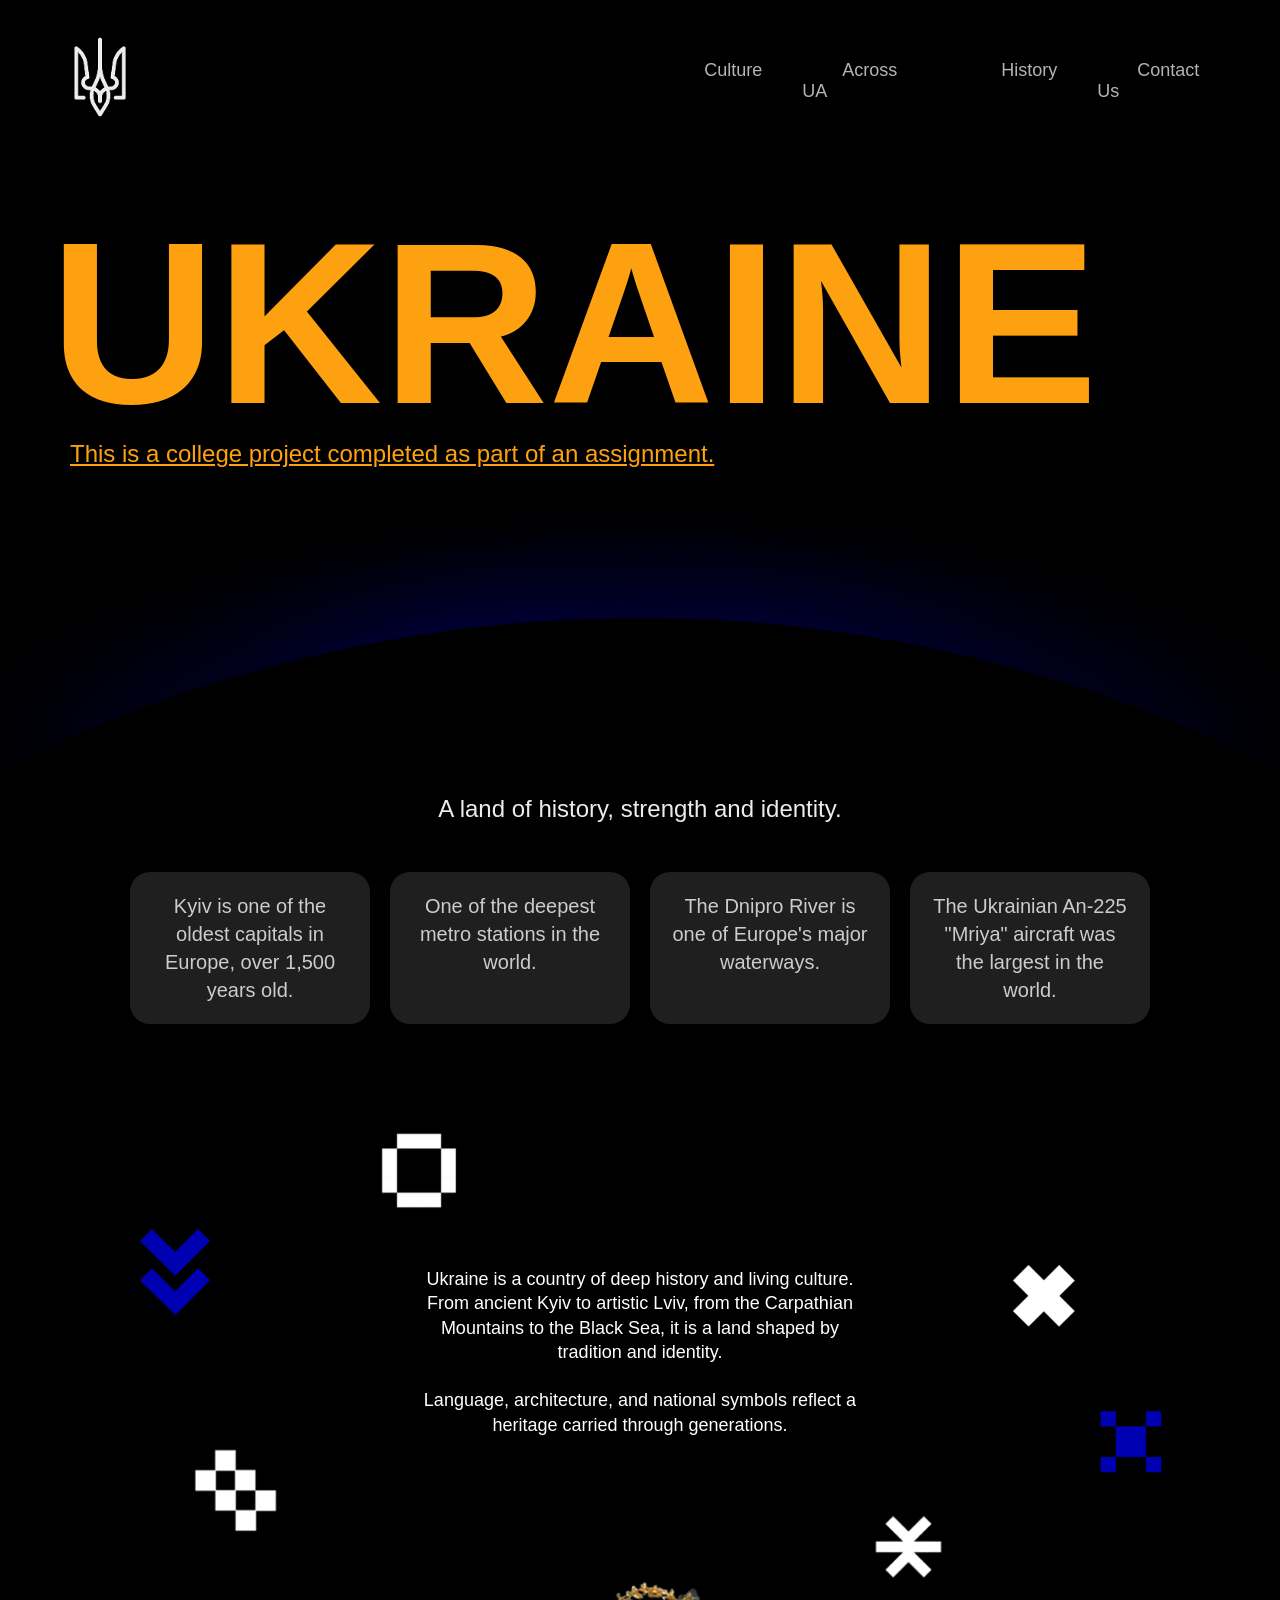
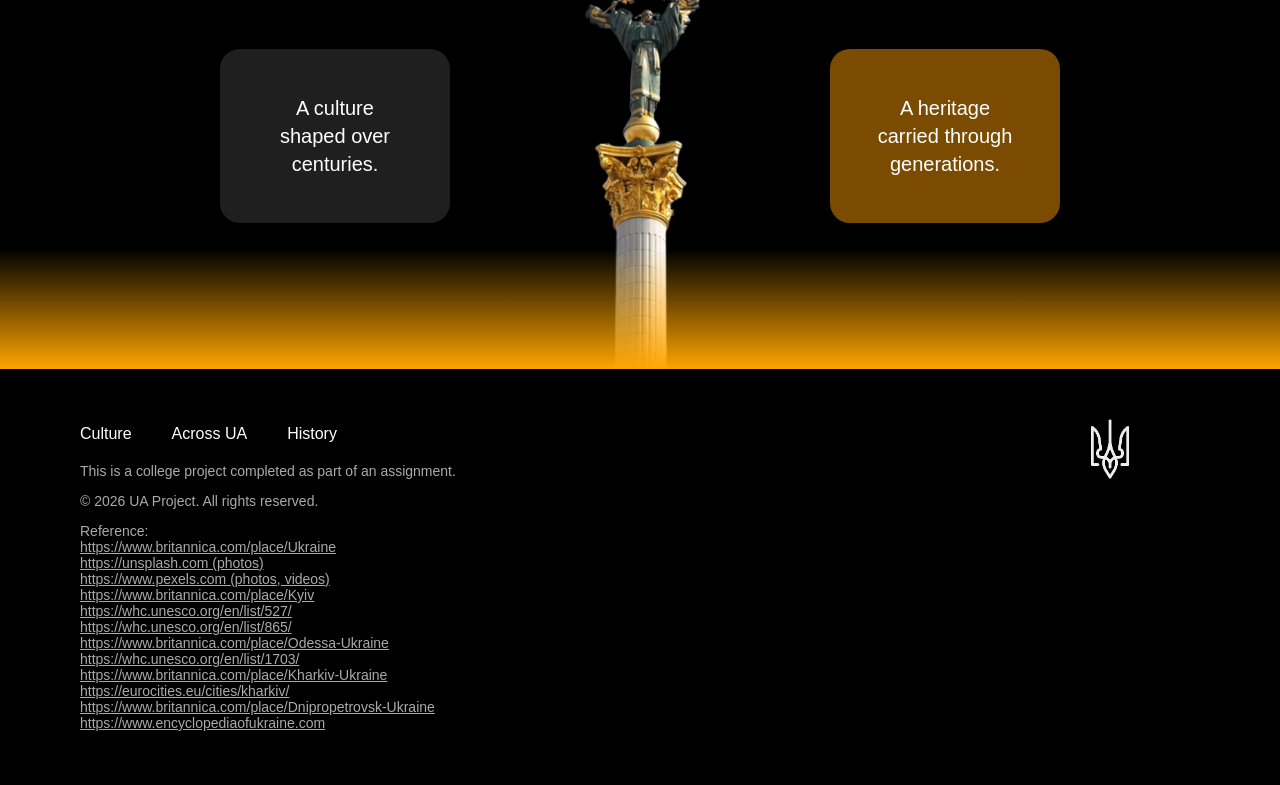
<file: index.html>
﻿<!DOCTYPE html>
<html lang="en">
<head>
    <meta charset="UTF-8" />
    <meta name="viewport" content="width=device-width, initial-scale=1.0" />
    <title>UA Project — Home</title>
    <meta name="description" content="Website about Ukraine">
    <meta name="keywords" content="UA, Ukraine, Across Ukraine, Culture of Ukraine">
    <link rel="icon" type="image/png" href="images/ua.png" />
    <link rel="stylesheet" href="styles/style.css" />

    <style>
        #statue-block {
            position: relative;
            height: 500px;
            display: flex;
            justify-content: center;
            align-items: center;
        }
    </style>
</head>
<body>
    <header style="padding: 15px 20px; position: sticky;">
        <nav>
            <div class="logo">
                <a href="index.html" class="active"><img src="images/logo.png" alt="UA Logo" width="80"></a>
            </div>

            <ul class="nav-links">
                <li><a href="culture.html">Culture</a></li>
                <li><a href="across.html">Across UA</a></li>
                <li><a href="history.html">History</a></li>
                <li><a href="#contactModal" class="contact-btn">Contact Us</a></li>
            </ul>
        </nav>
    </header>
    <main>
        <div class="top">
            <h1>UKRAINE</h1>
            <p>This is a college project completed as part of an assignment.</p>
        </div>
        <div class="block1">
            <img src="images/body.png" alt="UA Logo" width="100%">
            <p>A land of history, strength and identity.</p>
            <section class="facts">
                <div class="facts-container">
                    <div class="fact-card">
                        Kyiv is one of the oldest capitals in Europe, over 1,500 years old.
                    </div>

                    <div class="fact-card">
                        One of the deepest metro stations in the world.
                    </div>

                    <div class="fact-card">
                        The Dnipro River is one of Europe's major waterways.
                    </div>

                    <div class="fact-card">
                        The Ukrainian An-225 "Mriya" aircraft was the largest in the world.
                    </div>
                </div>
            </section>

        </div>
        <section id="info-block">
            <img id="bp2" src="images/bp2.png" alt="Ukrainian symbol">
            <img id="wp1" src="images/wp1.png" alt="Ukrainian symbol">
            <img id="wp3" src="images/wp3.png" alt="Ukrainian symbol">
            <img id="wp4" src="images/wp4.png" alt="Ukrainian symbol">
            <img id="bp5" src="images/bp5.png" alt="Ukrainian symbol">
            <img id="wp6" src="images/wp6.png" alt="Ukrainian symbol">

            <div id="info-text">
                <p>
                    Ukraine is a country of deep history and living culture.<br>
                    From ancient Kyiv to artistic Lviv, from the Carpathian<br>
                    Mountains to the Black Sea, it is a land shaped by<br>
                    tradition and identity.<br><br>
                    Language, architecture, and national symbols reflect a<br>
                    heritage carried through generations.
                </p>
            </div>
        </section>
        <section id="statue-block">

            <img id="statue" src="images/statue2.png" alt="Statue">

            <div id="left-card">
                <p>A culture<br>shaped over<br>centuries.</p>
            </div>

            <div id="right-card">
                <p>A heritage<br>carried through<br>generations.</p>
            </div>

        </section>
    </main>
    <footer>
        <ul>
            <li><a href="culture.html">Culture</a></li>
            <li><a href="across.html">Across UA</a></li>
            <li><a href="history.html">History</a></li>
        </ul>

        <p>
            This is a college project completed as part of an assignment.
        </p>
        <p>&copy; 2026 UA Project. All rights reserved.</p>
        <p>Reference: <br />
<a href="https://www.britannica.com/place/Ukraine">https://www.britannica.com/place/Ukraine</a><br />
<a href="https://unsplash.com">https://unsplash.com (photos)</a><br />
<a href="https://www.pexels.com">https://www.pexels.com (photos, videos)</a><br />
<a href="https://www.britannica.com/place/Kyiv">https://www.britannica.com/place/Kyiv</a><br />
<a href="https://whc.unesco.org/en/list/527/">https://whc.unesco.org/en/list/527/</a><br />
<a href="https://whc.unesco.org/en/list/865/">https://whc.unesco.org/en/list/865/</a><br />
<a href="https://www.britannica.com/place/Odessa-Ukraine">https://www.britannica.com/place/Odessa-Ukraine</a><br />
<a href="https://whc.unesco.org/en/list/1703/">https://whc.unesco.org/en/list/1703/</a><br />
<a href="https://www.britannica.com/place/Kharkiv-Ukraine">https://www.britannica.com/place/Kharkiv-Ukraine</a><br />
<a href="https://eurocities.eu/cities/kharkiv/">https://eurocities.eu/cities/kharkiv/</a><br />
<a href="https://www.britannica.com/place/Dnipropetrovsk-Ukraine">https://www.britannica.com/place/Dnipropetrovsk-Ukraine</a><br />
<a href="https://www.encyclopediaofukraine.com">https://www.encyclopediaofukraine.com</a></p>


        <a href="home.html"><img src="images/logo.png" alt="logo"></a>
    </footer>

    <div id="contactModal" class="modal">
        <div class="modal-content">

            <a href="#" class="close-btn">&times;</a>

            <h2>Contact Us</h2>

            <form action="http://foo.com" method="get">

                <label for="first-name">First name: <span class="required">*</span></label>
                <input type="text" id="first-name" name="firstname" autofocus required><br>

                <label for="last-name">Last name: <span class="required">*</span></label>
                <input type="text" id="last-name" name="lastname" required><br>

                <label for="email">Email: <span class="required">*</span></label>
                <input type="email" id="email" name="email" required placeholder="name@example.com"><br>

                <label for="message">Message: <span class="required">*</span></label>
                <textarea cols="40" rows="6" id="message" name="message"></textarea><br>

                <input type="submit" name="submit" id="button" value="Submit">
                <input type="reset" name="reset" id="reset">
            </form>

            <p style="margin-left: 138px">
                <span class="required">*</span> <em>indicates a required field</em>
            </p>

        </div>
    </div>

</body>
</html>
</file>
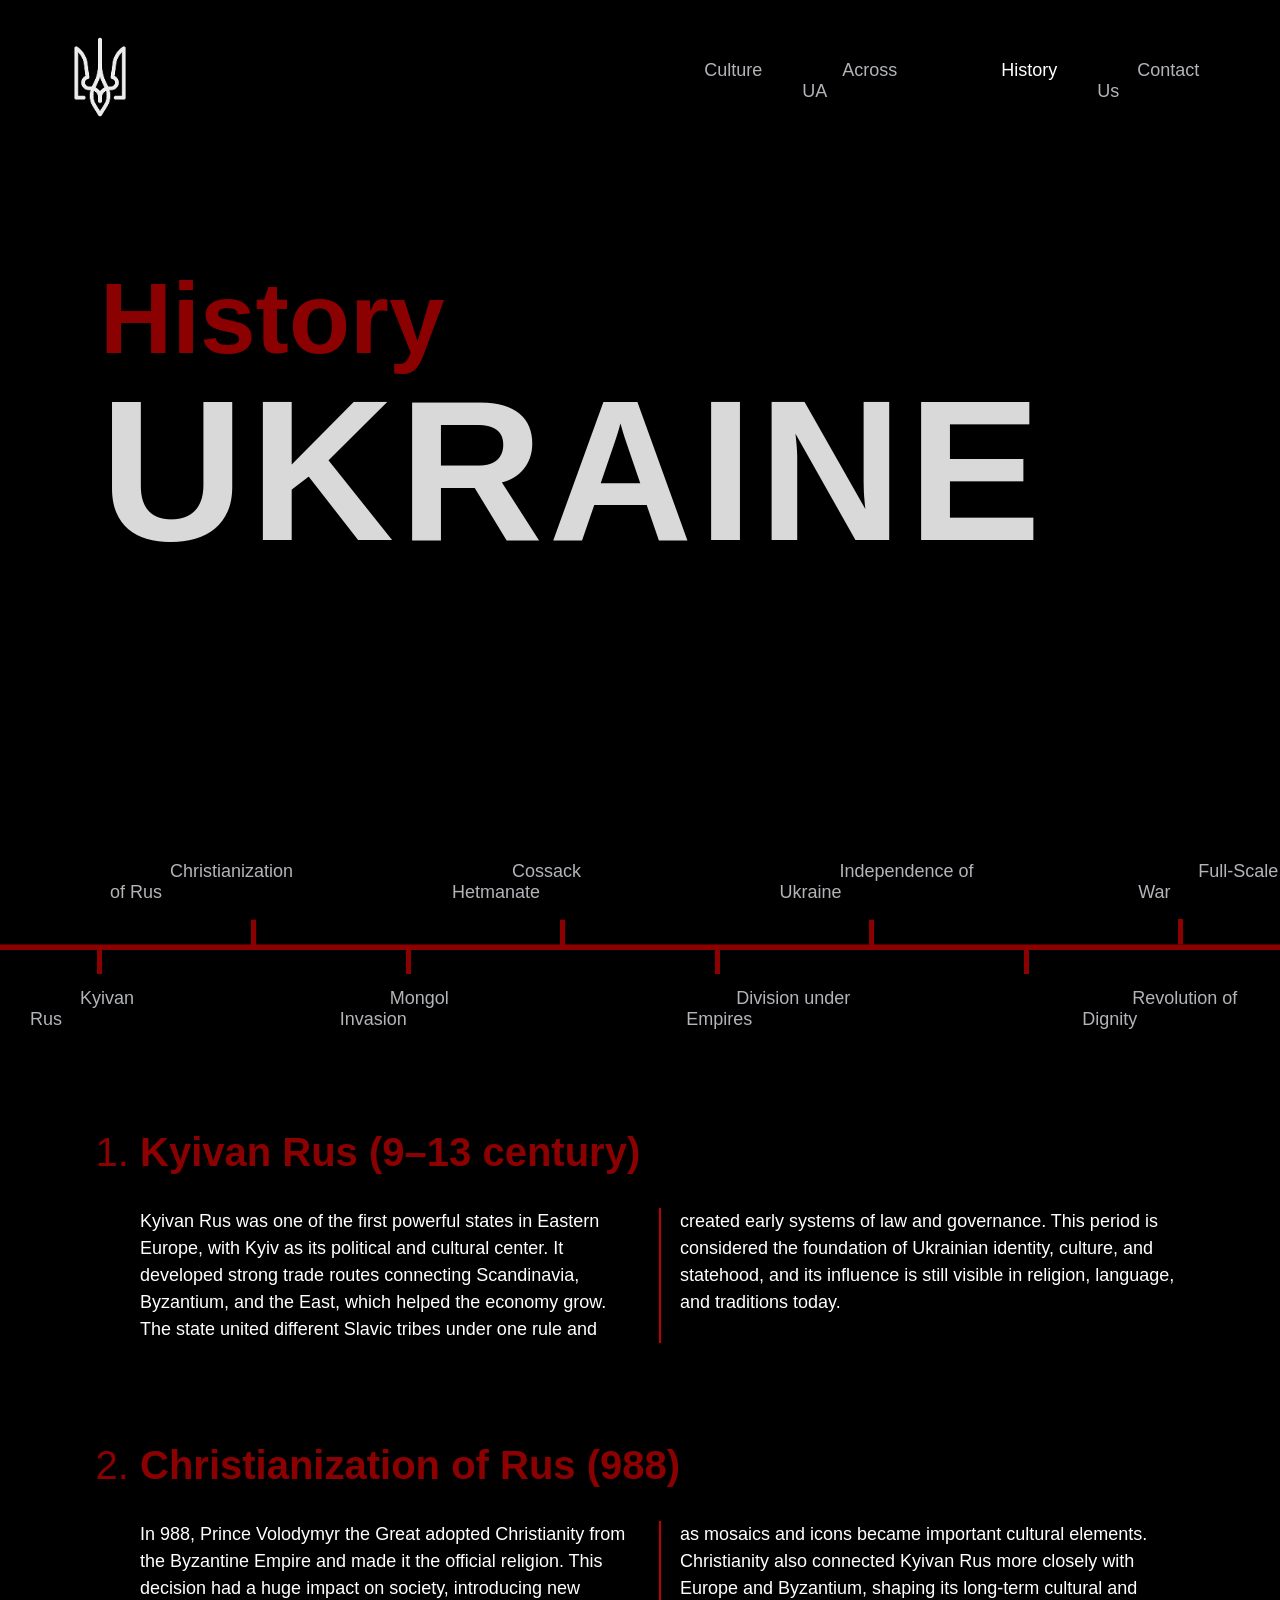
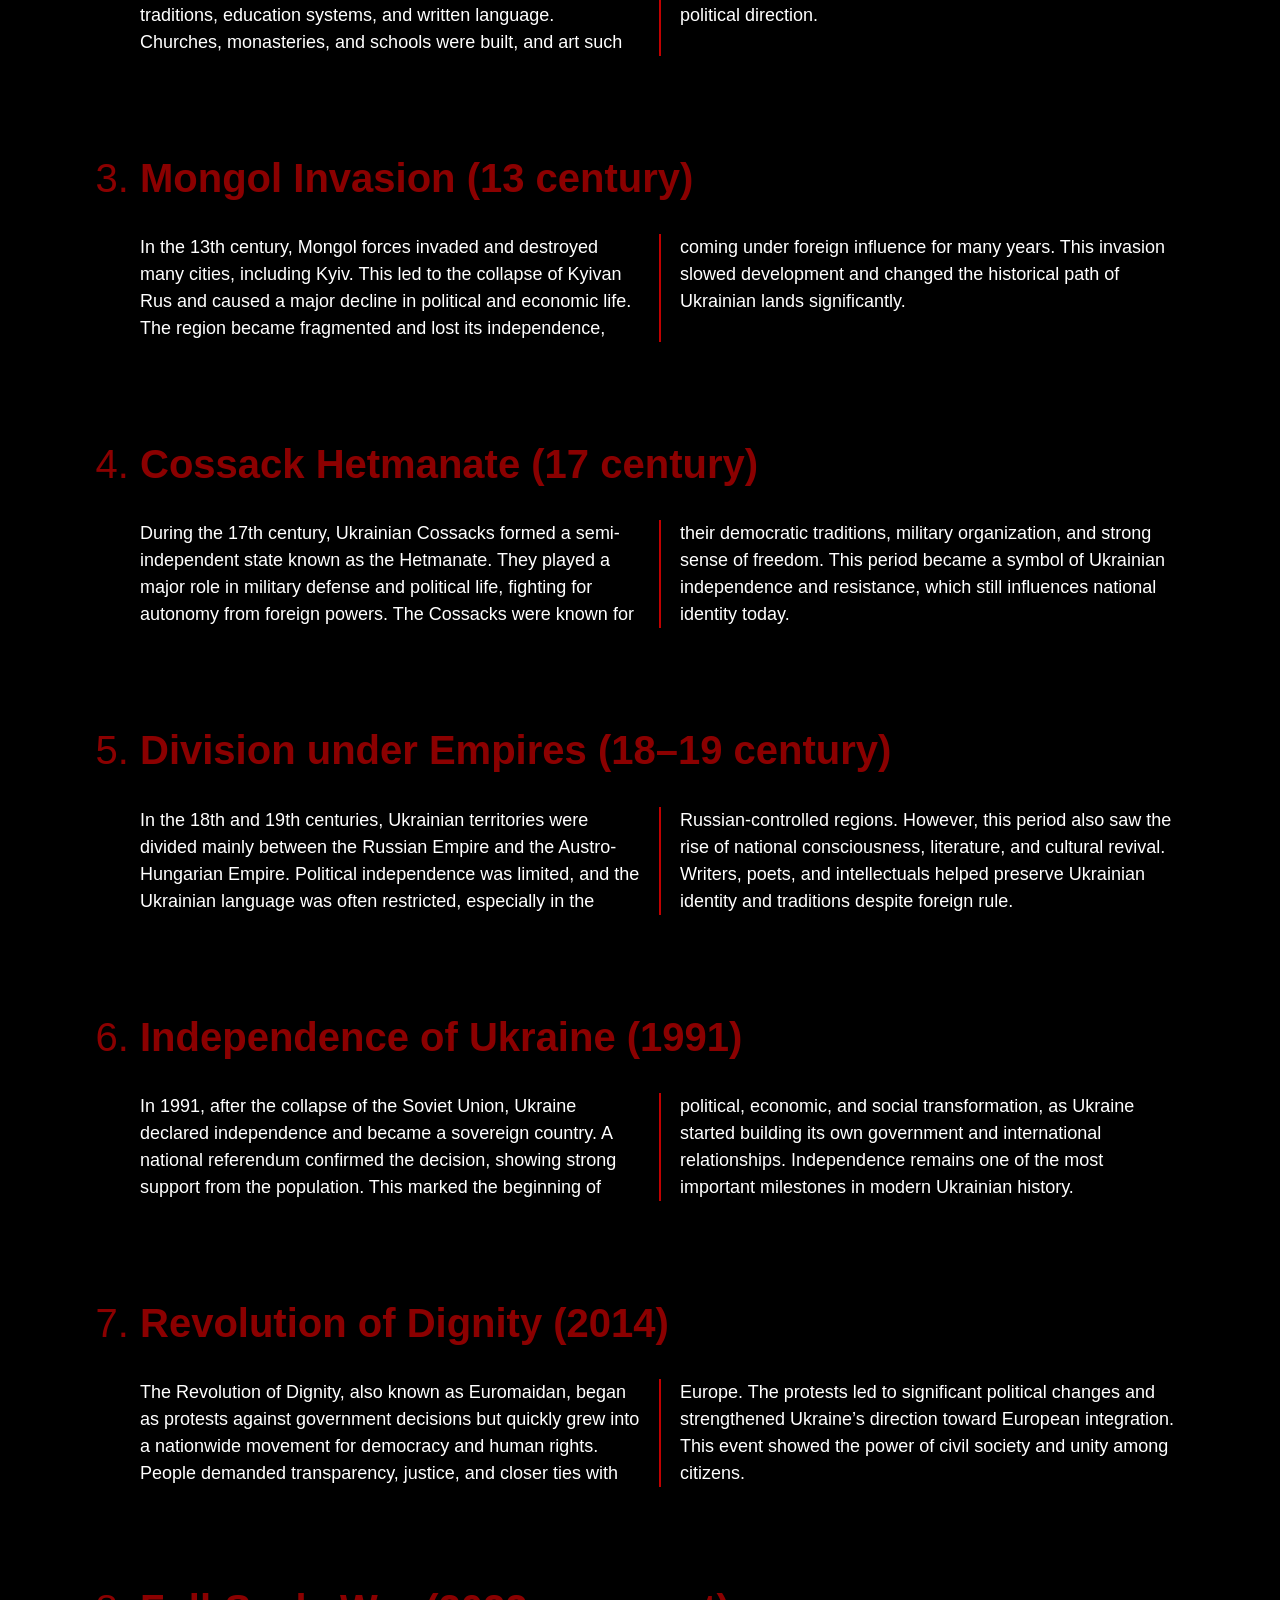
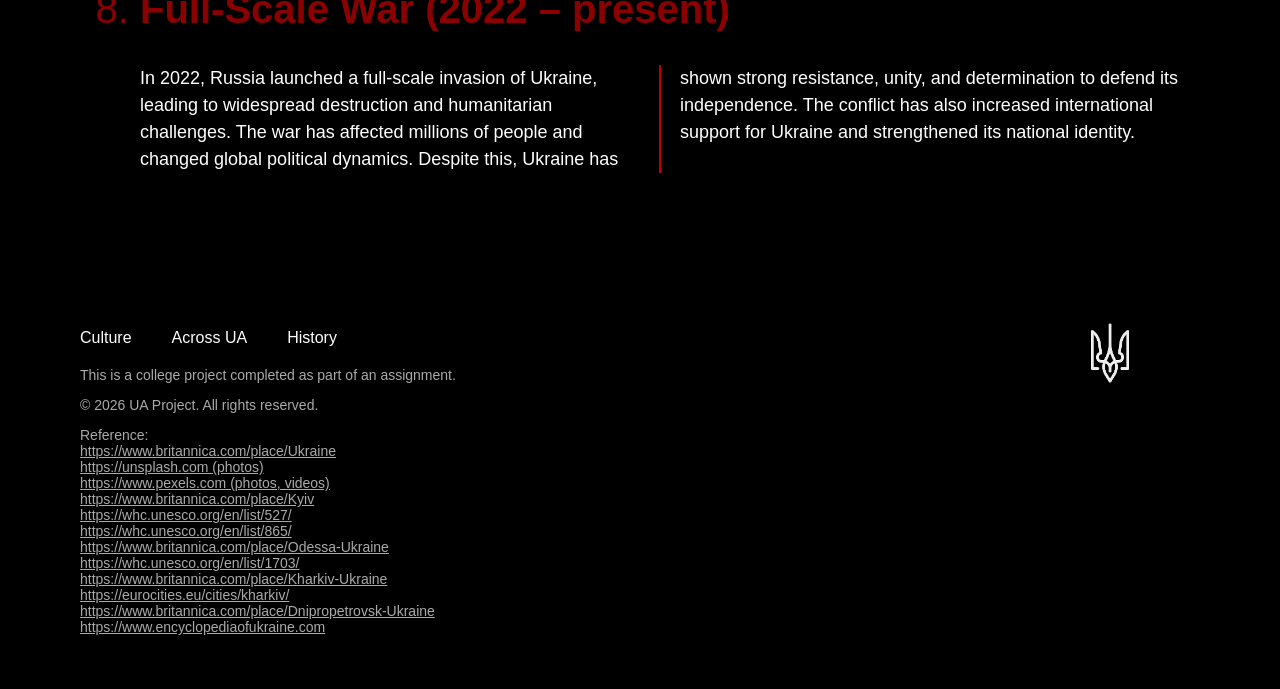
<file: history.html>
﻿<!DOCTYPE html>

<html lang="en" xmlns="http://www.w3.org/1999/xhtml">
<head>
    <meta charset="UTF-8" />
    <meta name="viewport" content="width=device-width, initial-scale=1.0" />
    <title>UA Project — History</title>
    <link rel="icon" type="image/png" href="images/ua.png" />
    <link rel="stylesheet" href="styles/style.css" />
</head>
<body>
    <header>
        <nav>
            <div class="logo">
                <a href="index.html"><img src="images/logo.png" alt="UA Logo" width="80"></a>
            </div>

            <ul class="nav-links">
                <li><a href="culture.html">Culture</a></li>
                <li><a href="across.html">Across UA</a></li>
                <li><a href="history.html" class="active">History</a></li>
                <li><a href="#contactModal" class="contact-btn">Contact Us</a></li>
            </ul>
        </nav>
    </header>
    <main>
        <div id="history-block">

            <h1>History</h1>
            <h2>UKRAINE</h2>
        </div>
        <div class="timeline">

            <ul class="line-links">
                <li><a href="#link2">Christianization of Rus</a></li>
                <li><a href="#link4">Cossack Hetmanate</a></li>
                <li><a href="#link6">Independence of Ukraine</a></li>
                <li><a href="#link8">Full-Scale War</a></li>
            </ul>
            <img src="images/line.png" alt="timeLine" width="1520">
            <ul class="line-links2">
                <li><a href="#link1">Kyivan Rus</a></li>
                <li><a href="#link3">Mongol Invasion</a></li>
                <li><a href="#link5">Division under Empires</a></li>
                <li><a href="#link7">Revolution of Dignity</a></li>
            </ul>
            <ol>
                <li class="history-part" id="link1">
                    <h2>Kyivan Rus (9–13 century)</h2>
                    <p class="columns">
                        Kyivan Rus was one of the first powerful states in Eastern Europe,
                        with Kyiv as its political and cultural center.
                        It developed strong trade routes connecting Scandinavia, Byzantium, and the East,
                        which helped the economy grow. The state united different Slavic tribes under one
                        rule and created early systems of law and governance. This period is considered
                        the foundation of Ukrainian identity, culture, and statehood, and its influence
                        is still visible in religion, language, and traditions today.
                    </p>
                </li>
                <li class="history-part" id="link2">
                    <h2>Christianization of Rus (988)</h2>
                    <p class="columns">
                        In 988, Prince Volodymyr the Great adopted Christianity
                        from the Byzantine Empire and made it the official religion.
                        This decision had a huge impact on society, introducing new traditions,
                        education systems, and written language. Churches, monasteries,
                        and schools were built, and art such as mosaics and icons became
                        important cultural elements. Christianity also connected Kyivan Rus
                        more closely with Europe and Byzantium,
                        shaping its long-term cultural and political direction.
                    </p>
                </li>
                <li class="history-part" id="link3">
                    <h2>Mongol Invasion (13 century)</h2>
                    <p class="columns">
                        In the 13th century, Mongol forces invaded and destroyed many cities,
                        including Kyiv. This led to the collapse of Kyivan Rus and caused a major
                        decline in political and economic life. The region became fragmented and
                        lost its independence, coming under foreign influence for many years.
                        This invasion slowed development and changed the
                        historical path of Ukrainian lands significantly.
                    </p>
                </li>
                <li class="history-part" id="link4">
                    <h2>Cossack Hetmanate (17 century)</h2>
                    <p class="columns">
                        During the 17th century, Ukrainian Cossacks formed a semi-independent state
                        known as the Hetmanate. They played a major role in military defense and political life,
                        fighting for autonomy from foreign powers. The Cossacks were known for their democratic
                        traditions, military organization, and strong sense of freedom. This period became
                        a symbol of Ukrainian independence and resistance,
                        which still influences national identity today.
                    </p>
                </li>
                <li class="history-part" id="link5">
                    <h2>Division under Empires (18–19 century)</h2>
                    <p class="columns">
                        In the 18th and 19th centuries, Ukrainian territories were divided mainly
                        between the Russian Empire and the Austro-Hungarian Empire. Political
                        independence was limited, and the Ukrainian language was often restricted,
                        especially in the Russian-controlled regions. However, this period also saw
                        the rise of national consciousness, literature, and cultural revival. Writers,
                        poets, and intellectuals helped preserve
                        Ukrainian identity and traditions despite foreign rule.
                    </p>
                </li>
                <li class="history-part" id="link6">
                    <h2>Independence of Ukraine (1991)</h2>
                    <p class="columns">
                        In 1991, after the collapse of the Soviet Union, Ukraine declared independence
                        and became a sovereign country. A national referendum confirmed the decision,
                        showing strong support from the population. This marked the beginning of political,
                        economic, and social transformation, as Ukraine started building its own government
                        and international relationships. Independence
                        remains one of the most important milestones in modern Ukrainian history.
                    </p>
                </li>
                <li class="history-part" id="link7">
                    <h2>Revolution of Dignity (2014)</h2>
                    <p class="columns">
                        The Revolution of Dignity, also known as Euromaidan, began as protests
                        against government decisions but quickly grew into a nationwide movement
                        for democracy and human rights. People demanded transparency, justice,
                        and closer ties with Europe. The protests led to significant political
                        changes and strengthened Ukraine’s direction toward European integration.
                        This event showed the power of civil society and unity among citizens.
                    </p>
                </li>
                <li class="history-part" id="link8">
                    <h2>Full-Scale War (2022 – present)</h2>
                    <p class="columns">
                        In 2022, Russia launched a full-scale invasion of Ukraine,
                        leading to widespread destruction and humanitarian challenges.
                        The war has affected millions of people and changed global political
                        dynamics. Despite this, Ukraine has shown strong resistance, unity,
                        and determination to defend its independence. The conflict has also
                        increased international
                        support for Ukraine and strengthened its national identity.
                    </p>
                </li>
            </ol>
        </div>
    </main>
    <footer>
        <ul>
            <li><a href="culture.html">Culture</a></li>
            <li><a href="across.html">Across UA</a></li>
            <li><a href="history.html">History</a></li>
        </ul>

        <p>
            This is a college project completed as part of an assignment.
        </p>
        <p>&copy; 2026 UA Project. All rights reserved.</p>


        <p>
            Reference: <br />
            <a href="https://www.britannica.com/place/Ukraine">https://www.britannica.com/place/Ukraine</a><br />
            <a href="https://unsplash.com">https://unsplash.com (photos)</a><br />
            <a href="https://www.pexels.com">https://www.pexels.com (photos, videos)</a><br />
            <a href="https://www.britannica.com/place/Kyiv">https://www.britannica.com/place/Kyiv</a><br />
            <a href="https://whc.unesco.org/en/list/527/">https://whc.unesco.org/en/list/527/</a><br />
            <a href="https://whc.unesco.org/en/list/865/">https://whc.unesco.org/en/list/865/</a><br />
            <a href="https://www.britannica.com/place/Odessa-Ukraine">https://www.britannica.com/place/Odessa-Ukraine</a><br />
            <a href="https://whc.unesco.org/en/list/1703/">https://whc.unesco.org/en/list/1703/</a><br />
            <a href="https://www.britannica.com/place/Kharkiv-Ukraine">https://www.britannica.com/place/Kharkiv-Ukraine</a><br />
            <a href="https://eurocities.eu/cities/kharkiv/">https://eurocities.eu/cities/kharkiv/</a><br />
            <a href="https://www.britannica.com/place/Dnipropetrovsk-Ukraine">https://www.britannica.com/place/Dnipropetrovsk-Ukraine</a><br />
            <a href="https://www.encyclopediaofukraine.com">https://www.encyclopediaofukraine.com</a>
        </p>



        <a href="home.html"><img src="images/logo.png" alt="logo"></a>
    </footer>

    <div id="contactModal" class="modal">
        <div class="modal-content">

            <a href="#" class="close-btn">&times;</a>

            <h2>Contact Us</h2>

            <form action="http://foo.com" method="get">

                <label for="first-name">First name: <span class="required">*</span></label>
                <input type="text" id="first-name" name="firstname" autofocus required><br>

                <label for="last-name">Last name: <span class="required">*</span></label>
                <input type="text" id="last-name" name="lastname" required><br>

                <label for="email">Email: <span class="required">*</span></label>
                <input type="email" id="email" name="email" required placeholder="name@example.com"><br>

                <label for="message">Message: <span class="required">*</span></label>
                <textarea cols="40" rows="6" id="message" name="message"></textarea><br>

                <input type="submit" name="submit" id="button" value="Submit">
                <input type="reset" name="reset" id="reset">
            </form>

            <p style="margin-left: 138px">
                <span class="required">*</span> <em>indicates a required field</em>
            </p>

        </div>
    </div>
</body>
</html>
</file>
<file: styles/style.css>
html {
    scroll-behavior: smooth;
    overflow-x:hidden;
}
body {
    background-color: #000;
    color: white;
    margin: 0;
    font-family: "Inter", sans-serif;
    
}
img {
    max-width: 100%;
    height: auto;
}
header {
    padding: 15px 20px;
    z-index: 100;
    position: sticky;
    top: 0;
    background: linear-gradient( to bottom, rgba(0, 0, 0, 0.8), rgba(0, 0, 0, 0.4), rgba(0, 0, 0, 0) );
}
header nav {
     display: flex;
     align-items: center;
     justify-content: space-between;
     padding: 22px 40px;
}
.logo a {
    color: white;
    text-decoration: none;
    font-size: 28px;
}
.logo img{
    margin-right:180px;
}
.nav-links {
    list-style: none;
    display: flex;
    gap: 40px;
    margin: 0 auto;
    padding: 0;
    margin-left:350px;
}
.nav-links li a {
     color: #b2b4b8;
     padding-left: 40px;
     text-decoration: none;
     font-size: 18px;
     transition: color 0.3s ease;
}
.nav-links li a:hover {
     color: white;
}
.nav-links li a.active {
     color: white;
}
    .nav-links li button {
        color: #b2b4b8;
        padding-left: 60px;
        text-decoration: none;
        font-size: 18px;
        transition: color 0.3s ease;
        background: none;
        border: none;
    }

        .nav-links li button:hover {
            color: white;
        }


/*UKRAINE*/

h1 {
    margin-top: 30px;
    margin-left: 50px;
    font-family: "Montserrat", sans-serif;
    font-weight: 900;
    font-size: 230px;
    color: #fea111;
}
.top p {
    margin-top: -170px;
    margin-left: 70px;
    font-family: "Montserrat", sans-serif;
    font-weight: 200;
    font-size: 24px;
    text-decoration: underline;
    color: #fea111;
}


/*маленькі блоки*/
.block1 p {
    text-align: center;
    font-family: "Montserrat", sans-serif;
    font-weight: 200;
    font-size: 24px;
    color: #ececec;
}

.facts {
    display: flex;
    justify-content: center;
    margin-top: 20px;
}
.facts-container {
    display: flex;
    gap: 20px;
    padding: 25px 35px;
    border-radius: 40px;
    max-width: 1500px;
}
.fact-card {
    background: #1f1f1f;
    color: #ccc;
    padding: 20px;
    border-radius: 20px;
    width: 200px;
    font-size: 20px;
    text-align: center;
    line-height: 1.4;
    transition: 0.3s;
}
.fact-card:hover {
    background: #2a2a2a;
    transform: translateY(-5px);
}


/*блок з текстом*/

#info-block {
    position: relative;
    width: 100%;
    max-width: 900px;
    height: 420px;
    margin: 0 auto;
    background-color: black;
}
#info-text {
    position: absolute;
    top: 200px;
    left: 50%;
    transform: translateX(-50%);
    text-align: center;
    color: white;
    width: 70%;
    font-size: 18px;
    line-height: 1.35;
    font-family: Arial, sans-serif;
}
#bp2 {
    position: absolute;
    top: 180px;
    left: -50px;
    width: 70px;
}
#wp1 {
    position: absolute;
    top: 70px;
    left: 170px;
    width: 120px;
}
#wp3 {
    position: absolute;
    top: 380px;
    left: -20px;
    width: 130px;
}
#wp4 {
    position: absolute;
    top: 200px;
    right: 0px;
    width: 100px;
}
#bp5 {
    position: absolute;
    top: 340px;
    right: -90px;
    width: 100px;
}
#wp6 {
    position: absolute;
    top: 450px;
    right: 130px;
    width: 100px;
}




/*останній блок*/

#statue {
    margin-top: 100px;
    height: 420px;
 
}
#statue-block::after {
    content: "";
    position: absolute;
    bottom: 0;
    width: 100%;
    height: 120px;
    background: linear-gradient(to top, orange, transparent);
}
#left-card {
    text-align: center;
    position: absolute;
    left: 220px;
    top: 180px;
    background: #1f1f1f;
    color: white;
    padding: 25px;
    border-radius: 20px;
    width: 180px;
    font-size: 20px;
    line-height: 1.4;
}
#right-card {
    text-align:center;
    position: absolute;
    right: 220px;
    top: 180px;
    background: #7a4b00;
    color: white;
    padding: 25px;
    border-radius: 20px;
    width: 180px;
    font-size: 20px;
    line-height: 1.4;
}






/*футер*/
footer {
    background: black;
    padding: 40px;
    position: relative;
}
footer ul {
    display: flex;
    gap: 40px;
    color: white;
    margin-bottom: 20px;
    list-style: none;
}
footer ul li a {
    color: white;
    text-decoration: none;
    font-size: 16px;
}
footer p {
    margin-left:40px;
    color: #aaa;
    font-size: 14px;
}
    footer p a{
        color: #aaa;
        font-size: 14px;
    }
footer img {
    position: absolute;
    right: 140px;
    top: 50px;
    width: 60px;
}




/*Culture Page*/
#culture-block {
    position: relative;
    height: 500px;
    padding: 100px;
}

#culture-icon1 {
    position: absolute;
    right: 150px;
    top: 120px;
    width: 60px;
}
#culture-icon2 {
    position: absolute;
    right: 140px;
    top: 220px;
    width: 80px;
}
#culture-icon3 {
    position: absolute;
    right: 150px;
    top: 340px;
    width: 60px;
}
#string img{
    margin-top: -500px;
}
#culture-block1 {
    height: 550px;
    padding: 50px 0 0 300px;
}
    #culture-block1 h2 {
        color: #8B0000;
        font-size: 120px;
        font-weight: 400;
        margin-bottom: 20px;
    }

    #culture-block1 p {
        color: white;
        font-size: 20px;
        line-height: 1.3;
        max-width: 800px;
        position: relative;
    }
#culture-elipce {
    position: absolute;
    left:0;
    top: 700px;
    width: 400px;
}

#culture-elipce2 {
    position: absolute;
    right:0;
    top: 900px;
    width: 500px;
}
#culture-block2 {
    height: 550px;
    padding: 50px 0 0 300px;
    background-image: linear-gradient(rgba(0,0,0,0.5), rgba(0,0,0,0.5)), url("../images/traditions.JPG");
    background-size: cover;
    background-position: center;
    background-repeat: no-repeat;
}

    #culture-block2 h2 {
        color: white;
        font-size: 120px;
        font-weight: 700;
        margin-bottom: 20px;
    }

    #culture-block2 p {
        color: white;
        font-size: 20px;
        line-height: 1.3;
        max-width: 800px;
        position: relative;
    }
#block3 {
    position: relative;
    display: flex;
    align-items: center;
    width: 100%;
    padding: 40px 70px;
}

#block3-image {
    width: 33%;
}

    #block3-image img {
        width: 100%;
        height: auto;
        display: block;
    }

#block3-text {
    width: 58%;
    text-align: center;
    margin-right: 40px;
}

    #block3-text h2 {
        color: #b30000;
        font-size: 90px;
        font-weight: 400;
        margin: 0 0 30px 0;
    }

    #block3-text p {
        color: white;
        font-size: 22px;
    }

    #block3-text ul {
        margin-top: 20px;
        padding-left: 350px;
        text-align:left;
        list-style-type:square;
    }

    #block3-text li {
        color: white;
        font-size: 20px;
        margin-bottom: 8px;
    }





/*Across Page*/
#across-block {
    position: relative;
    height: 500px;
    padding: 100px;
}
#across-block h1 {
    font-family: "Mochiy Pop One", sans-serif;
    color: #0000B3;
    font-size: 100px;
    margin: 0;
}
#across-block h2 {
    font-family: "Alice", sans-serif;
    font-size: 200px;
    color: #d9d9d9;
    margin: -20px 0 20px 0;
    letter-spacing: 5px;
}
#across-block p {
    color: #0000B3;
    font-size: 18px;
}
#plane {
        position: absolute;
        right: 10px;
        top: 250px;
}
#flower{
    position: absolute;
    right: 10px;
    top: 450px;
    width:150px;
}
section{
    display:flex;
    gap:20px;
}
section article{
    margin: 100px;
    width: 70%;
}
section article p {
    font-size: 20px;
    line-height: 1.3;
    max-width: 800px;
    position: relative;
}
h3 {
    font-family: "Mochiy Pop One", sans-serif;
    color: #0000B3;
    font-size: 60px;
} 
section article a {
    border: solid;
    border-radius: 10px;
    padding:5px;
    color:white;
    border-color:white;
}
section aside {
    margin: 150px;
    width: 30%;
    background-color: #05052a;
    border-radius: 50px;
    padding: 60px;
}
    section aside p {
        margin-top: 50px;
        font-size: 20px;
    }
    section aside h2 {
        margin-top: 100px;
    }
    section aside img {
        margin-top: 50px;
    }
    iframe{
        margin: 50px 50px 0 0;
    }
.video {
    margin-left: 250px;
}





    /*History Page*/

#history-block {
    position: relative;
    height: 500px;
    padding-top: 100px;
    padding-left: 100px;
    
    
}
.timeline{
    margin-top: 100px;
}
    #history-block img {
        position: absolute;
        top: 350px;
        left: 300px;
    }

    #history-block h1 {
        font-family: "Alice", sans-serif;
        color: #8B0000;
        font-size: 100px;
        margin: 0;
    }

    #history-block h2 {
        font-family: "Alice", sans-serif;
        font-size: 200px;
        color: #d9d9d9;
        margin: -20px 0 0 0;
        letter-spacing: 5px;
    }


    
.columns {
    column-count: 2;
    column-gap: 40px;
    column-rule: 2px solid #c00000;
    color: white;
    font-size: 18px;
    line-height: 1.5;
}
.history-part {
    margin: 100px;
    scroll-margin-top: 120px;
}
    .history-part h2 {
        color: #8B0000;
        font-size: 40px;
    }
ol {
    list-style-type: decimal;
    color: #8B0000;
    font-size: 40px;
}
.line-links {
    list-style: none;
    display: flex;
    gap: 150px;
    margin-top: 30px;
    padding: 0;
    margin-left:110px;
}

    .line-links li a {
        color: #b2b4b8;
        padding-left: 60px;
        text-decoration: none;
        font-size: 18px;
        transition: color 0.3s ease;
    }

        .line-links li a:hover {
            color: #8B0000;
        }
.line-links2 {
    list-style: none;
    display: flex;
    gap: 180px;
    margin-top: 10px;
    padding: 0;
    margin-left: 30px;
}

    .line-links2 li a {
        color: #b2b4b8;
        padding-left: 50px;
        text-decoration: none;
        font-size: 18px;
        transition: color 0.3s ease;
    }

        .line-links2 li a:hover {
            color: #8B0000;
        }





/*Contact*/
.modal {
    display: none;
    position: fixed;
    z-index: 9999;
    top: 0;
    left: 0;
    width: 100%;
    height: 100%;
    background: rgba(0,0,0,0.8);
}
    .modal:target {
        display: block;
    }

.modal-content {
    background: #111;
    color: white;
    max-width: 500px;
    margin: 100px auto;
    padding: 30px;
    border-radius: 10px;
}

.close-btn {
    float: right;
    font-size: 28px;
    text-decoration: none;
    color: white;
}
label {
    float: left;
    width: 112px;
    padding-right: 10px;
    text-align: right;
}

input {
    margin-left: 1em;
    margin-bottom: .5em;
    width: 220px;
}

#button, #reset {
    margin-top: .5em;
    width: 8em;
    background-color: orange;
    border: 2px solid black;
}

#button {
    margin-left: 138px;
}

#reset {
    margin-left: 82px;
}

.required {
    font-weight: bold;
    color: red;
}
</file>
